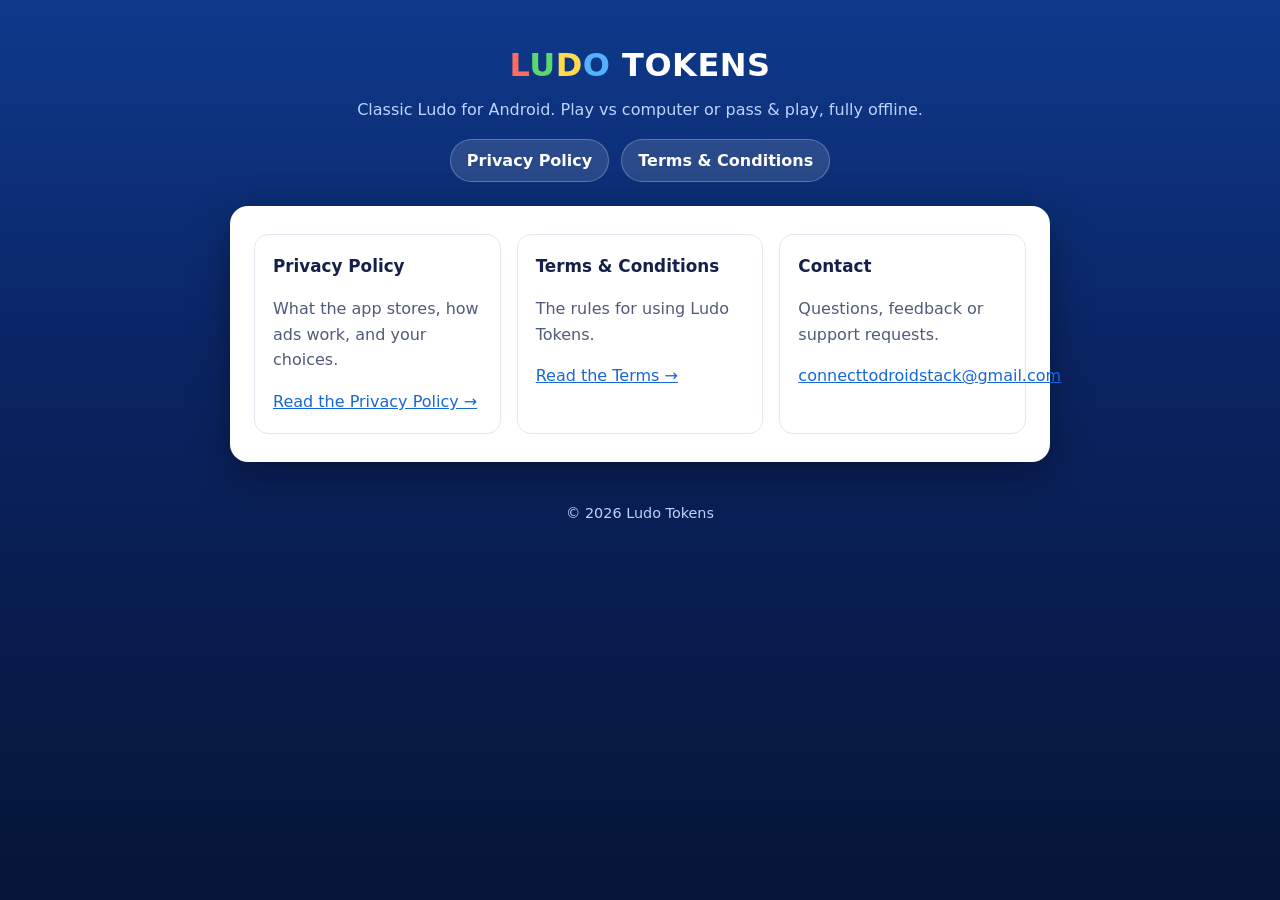
<file: index.html>
<!doctype html>
<html lang="en">
<head>
  <meta charset="utf-8">
  <meta name="viewport" content="width=device-width, initial-scale=1">
  <title>Ludo Tokens</title>
  <meta name="description" content="Ludo Tokens: classic Ludo for Android. Play vs computer or pass and play offline.">
  <link rel="stylesheet" href="style.css">
</head>
<body>
  <header>
    <h1 class="logo"><span>L</span><span>U</span><span>D</span><span>O</span> TOKENS</h1>
    <p>Classic Ludo for Android. Play vs computer or pass &amp; play, fully offline.</p>
    <nav class="links">
      <a href="privacy.html">Privacy Policy</a>
      <a href="terms.html">Terms &amp; Conditions</a>
    </nav>
  </header>
  <main>
    <div class="cards">
      <div class="card">
        <h3>Privacy Policy</h3>
        <p class="muted">What the app stores, how ads work, and your choices.</p>
        <a href="privacy.html">Read the Privacy Policy →</a>
      </div>
      <div class="card">
        <h3>Terms &amp; Conditions</h3>
        <p class="muted">The rules for using Ludo Tokens.</p>
        <a href="terms.html">Read the Terms →</a>
      </div>
      <div class="card">
        <h3>Contact</h3>
        <p class="muted">Questions, feedback or support requests.</p>
        <a href="mailto:connecttodroidstack@gmail.com">connecttodroidstack@gmail.com</a>
      </div>
    </div>
  </main>
  <footer>© 2026 Ludo Tokens</footer>
</body>
</html>
</file>
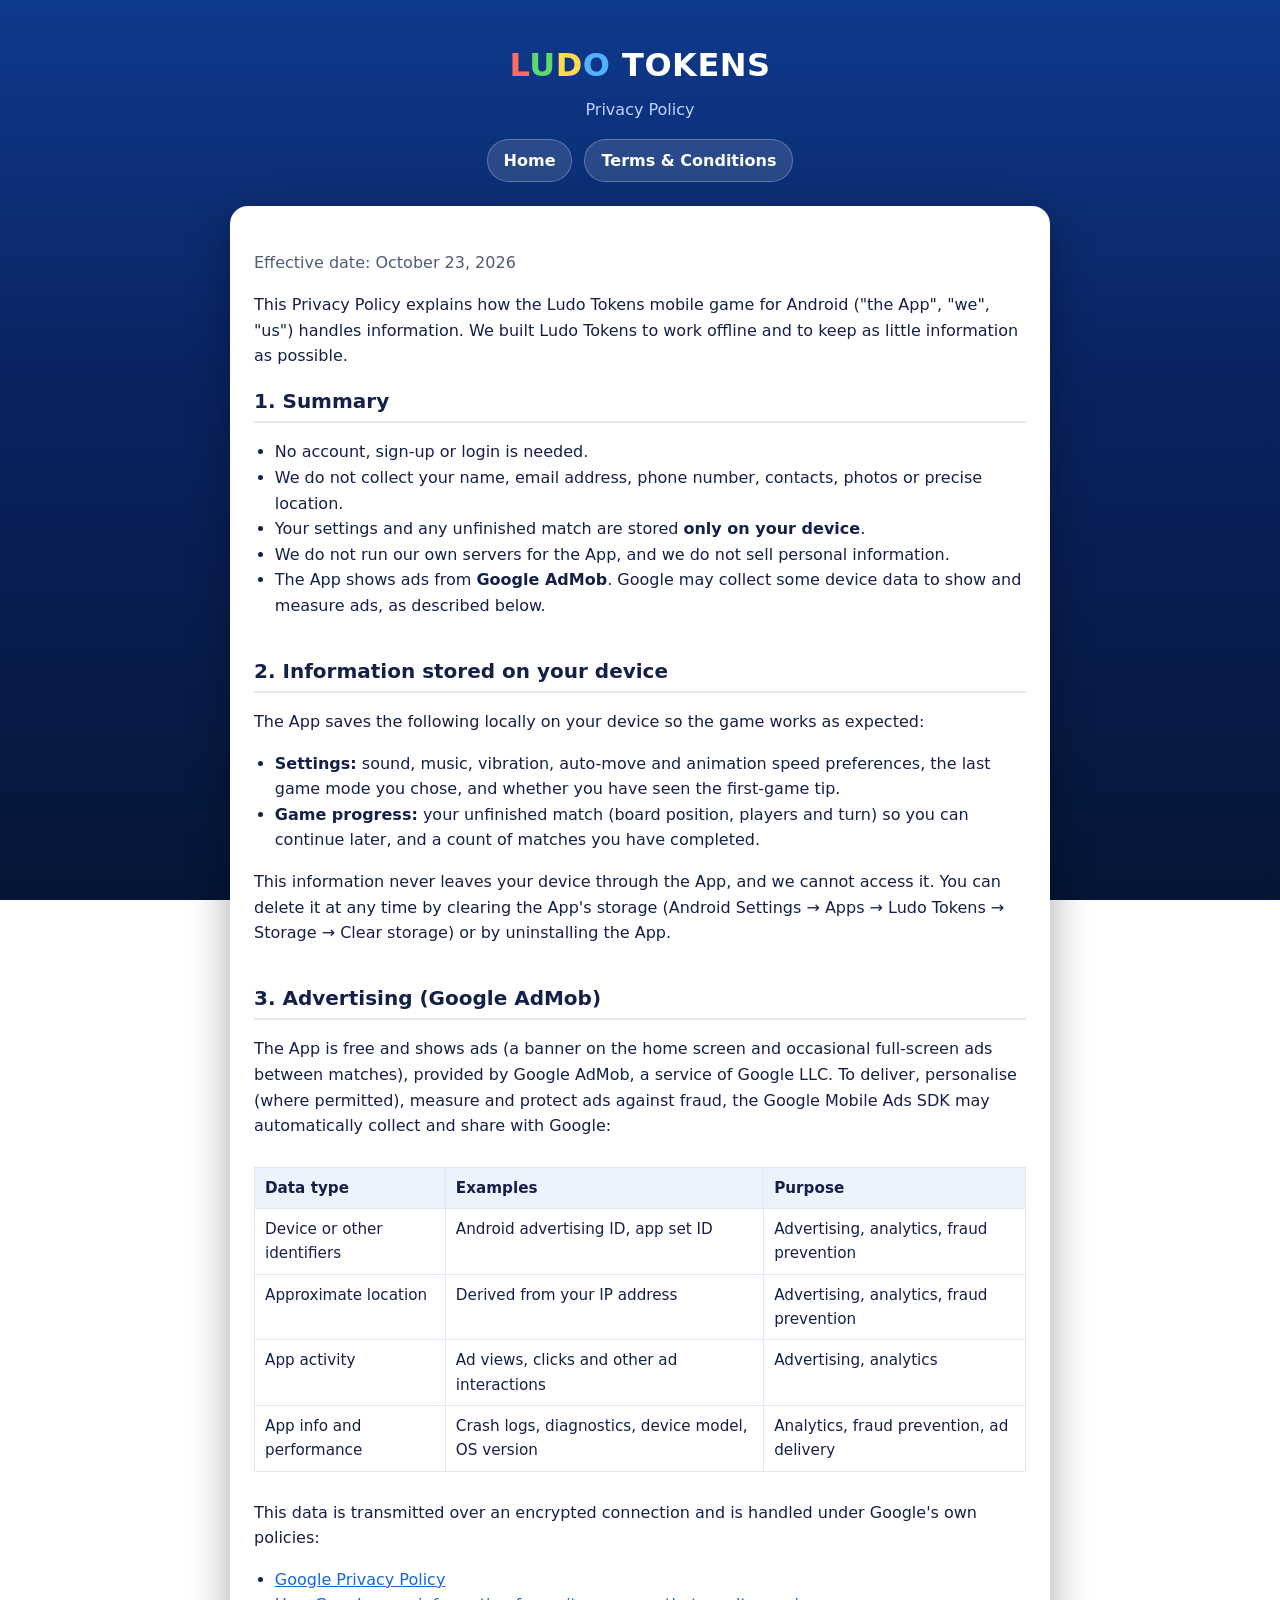
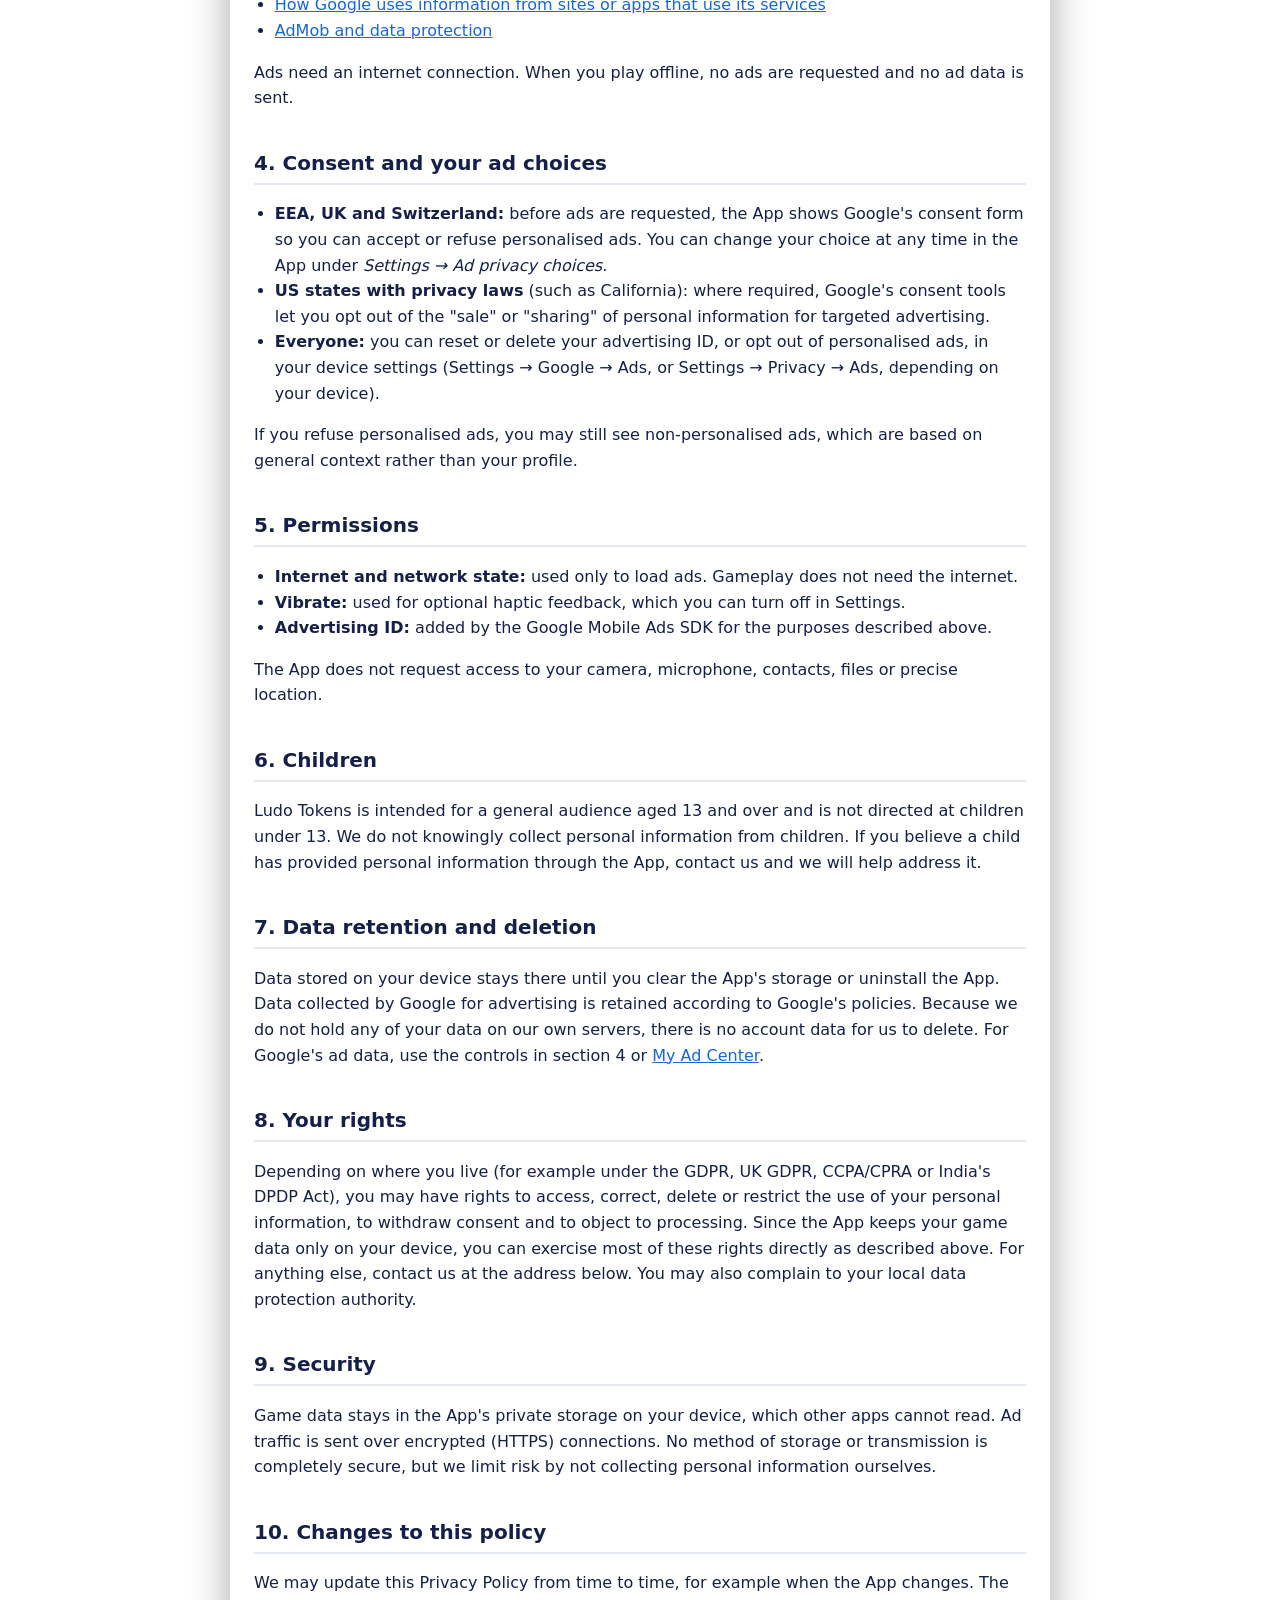
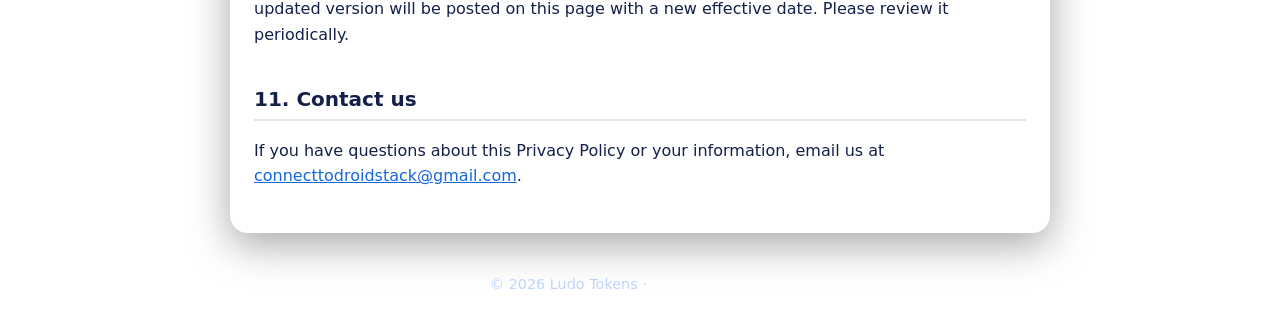
<file: privacy.html>
<!doctype html>
<html lang="en">
<head>
  <meta charset="utf-8">
  <meta name="viewport" content="width=device-width, initial-scale=1">
  <title>Privacy Policy – Ludo Tokens</title>
  <meta name="description" content="Privacy Policy for the Ludo Tokens Android game.">
  <link rel="stylesheet" href="style.css">
</head>
<body>
  <header>
    <h1 class="logo"><span>L</span><span>U</span><span>D</span><span>O</span> TOKENS</h1>
    <p>Privacy Policy</p>
    <nav class="links">
      <a href="index.html">Home</a>
      <a href="terms.html">Terms &amp; Conditions</a>
    </nav>
  </header>
  <main>
    <p class="muted">Effective date: October 23, 2026</p>

    <p>This Privacy Policy explains how the Ludo Tokens mobile game for Android ("the App", "we", "us") handles
      information. We built Ludo Tokens to work offline and to keep as little information as possible.</p>

    <h2>1. Summary</h2>
    <ul>
      <li>No account, sign-up or login is needed.</li>
      <li>We do not collect your name, email address, phone number, contacts, photos or precise location.</li>
      <li>Your settings and any unfinished match are stored <strong>only on your device</strong>.</li>
      <li>We do not run our own servers for the App, and we do not sell personal information.</li>
      <li>The App shows ads from <strong>Google AdMob</strong>. Google may collect some device data to show and measure ads, as described below.</li>
    </ul>

    <h2>2. Information stored on your device</h2>
    <p>The App saves the following locally on your device so the game works as expected:</p>
    <ul>
      <li><strong>Settings:</strong> sound, music, vibration, auto-move and animation speed preferences, the last game mode you chose, and whether you have seen the first-game tip.</li>
      <li><strong>Game progress:</strong> your unfinished match (board position, players and turn) so you can continue later, and a count of matches you have completed.</li>
    </ul>
    <p>This information never leaves your device through the App, and we cannot access it. You can delete it at any
      time by clearing the App's storage (Android Settings → Apps → Ludo Tokens → Storage → Clear storage) or by uninstalling the App.</p>

    <h2>3. Advertising (Google AdMob)</h2>
    <p>The App is free and shows ads (a banner on the home screen and occasional full-screen ads between matches),
      provided by Google AdMob, a service of Google LLC. To deliver, personalise (where permitted), measure and protect ads
      against fraud, the Google Mobile Ads SDK may automatically collect and share with Google:</p>
    <div class="table-wrap">
      <table>
        <tr><th>Data type</th><th>Examples</th><th>Purpose</th></tr>
        <tr><td>Device or other identifiers</td><td>Android advertising ID, app set ID</td><td>Advertising, analytics, fraud prevention</td></tr>
        <tr><td>Approximate location</td><td>Derived from your IP address</td><td>Advertising, analytics, fraud prevention</td></tr>
        <tr><td>App activity</td><td>Ad views, clicks and other ad interactions</td><td>Advertising, analytics</td></tr>
        <tr><td>App info and performance</td><td>Crash logs, diagnostics, device model, OS version</td><td>Analytics, fraud prevention, ad delivery</td></tr>
      </table>
    </div>
    <p>This data is transmitted over an encrypted connection and is handled under Google's own policies:</p>
    <ul>
      <li><a href="https://policies.google.com/privacy" target="_blank" rel="noopener">Google Privacy Policy</a></li>
      <li><a href="https://policies.google.com/technologies/partner-sites" target="_blank" rel="noopener">How Google uses information from sites or apps that use its services</a></li>
      <li><a href="https://support.google.com/admob/answer/6128543" target="_blank" rel="noopener">AdMob and data protection</a></li>
    </ul>
    <p>Ads need an internet connection. When you play offline, no ads are requested and no ad data is sent.</p>

    <h2>4. Consent and your ad choices</h2>
    <ul>
      <li><strong>EEA, UK and Switzerland:</strong> before ads are requested, the App shows Google's consent form so you can accept or refuse personalised ads. You can change your choice at any time in the App under <em>Settings → Ad privacy choices</em>.</li>
      <li><strong>US states with privacy laws</strong> (such as California): where required, Google's consent tools let you opt out of the "sale" or "sharing" of personal information for targeted advertising.</li>
      <li><strong>Everyone:</strong> you can reset or delete your advertising ID, or opt out of personalised ads, in your device settings (Settings → Google → Ads, or Settings → Privacy → Ads, depending on your device).</li>
    </ul>
    <p>If you refuse personalised ads, you may still see non-personalised ads, which are based on general context rather than your profile.</p>

    <h2>5. Permissions</h2>
    <ul>
      <li><strong>Internet and network state:</strong> used only to load ads. Gameplay does not need the internet.</li>
      <li><strong>Vibrate:</strong> used for optional haptic feedback, which you can turn off in Settings.</li>
      <li><strong>Advertising ID:</strong> added by the Google Mobile Ads SDK for the purposes described above.</li>
    </ul>
    <p>The App does not request access to your camera, microphone, contacts, files or precise location.</p>

    <h2>6. Children</h2>
    <p>Ludo Tokens is intended for a general audience aged 13 and over and is not directed at children under 13.
      We do not knowingly collect personal information from children. If you believe a child has provided personal
      information through the App, contact us and we will help address it.</p>

    <h2>7. Data retention and deletion</h2>
    <p>Data stored on your device stays there until you clear the App's storage or uninstall the App. Data collected by
      Google for advertising is retained according to Google's policies. Because we do not hold any of your data on our
      own servers, there is no account data for us to delete. For Google's ad data, use the controls in section 4 or
      <a href="https://myadcenter.google.com/" target="_blank" rel="noopener">My Ad Center</a>.</p>

    <h2>8. Your rights</h2>
    <p>Depending on where you live (for example under the GDPR, UK GDPR, CCPA/CPRA or India's DPDP Act), you may have
      rights to access, correct, delete or restrict the use of your personal information, to withdraw consent and to
      object to processing. Since the App keeps your game data only on your device, you can exercise most of these rights
      directly as described above. For anything else, contact us at the address below. You may also complain to your
      local data protection authority.</p>

    <h2>9. Security</h2>
    <p>Game data stays in the App's private storage on your device, which other apps cannot read. Ad traffic is sent over
      encrypted (HTTPS) connections. No method of storage or transmission is completely secure, but we limit risk by not
      collecting personal information ourselves.</p>

    <h2>10. Changes to this policy</h2>
    <p>We may update this Privacy Policy from time to time, for example when the App changes. The updated version will be
      posted on this page with a new effective date. Please review it periodically.</p>

    <h2>11. Contact us</h2>
    <p>If you have questions about this Privacy Policy or your information, email us at
      <a href="mailto:connecttodroidstack@gmail.com">connecttodroidstack@gmail.com</a>.</p>
  </main>
  <footer>© 2026 Ludo Tokens · <a href="terms.html">Terms &amp; Conditions</a></footer>
</body>
</html>
</file>
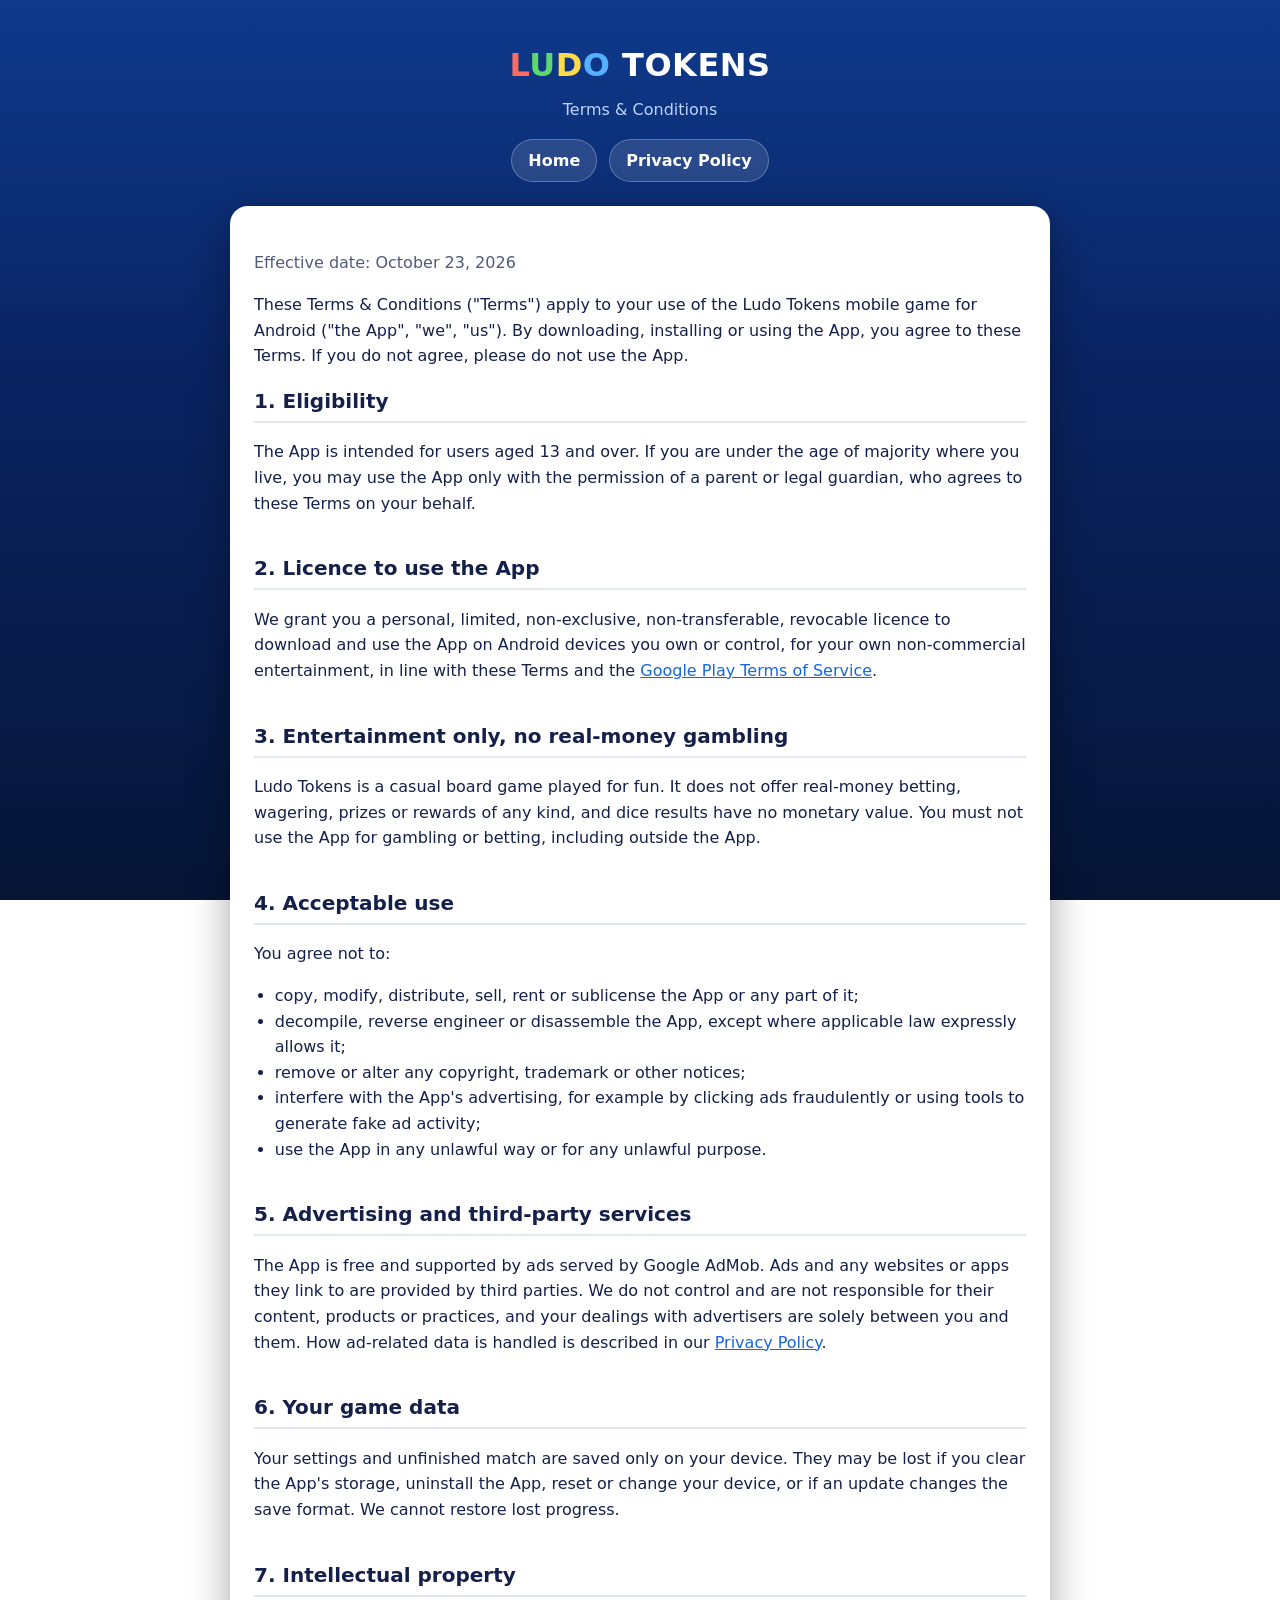
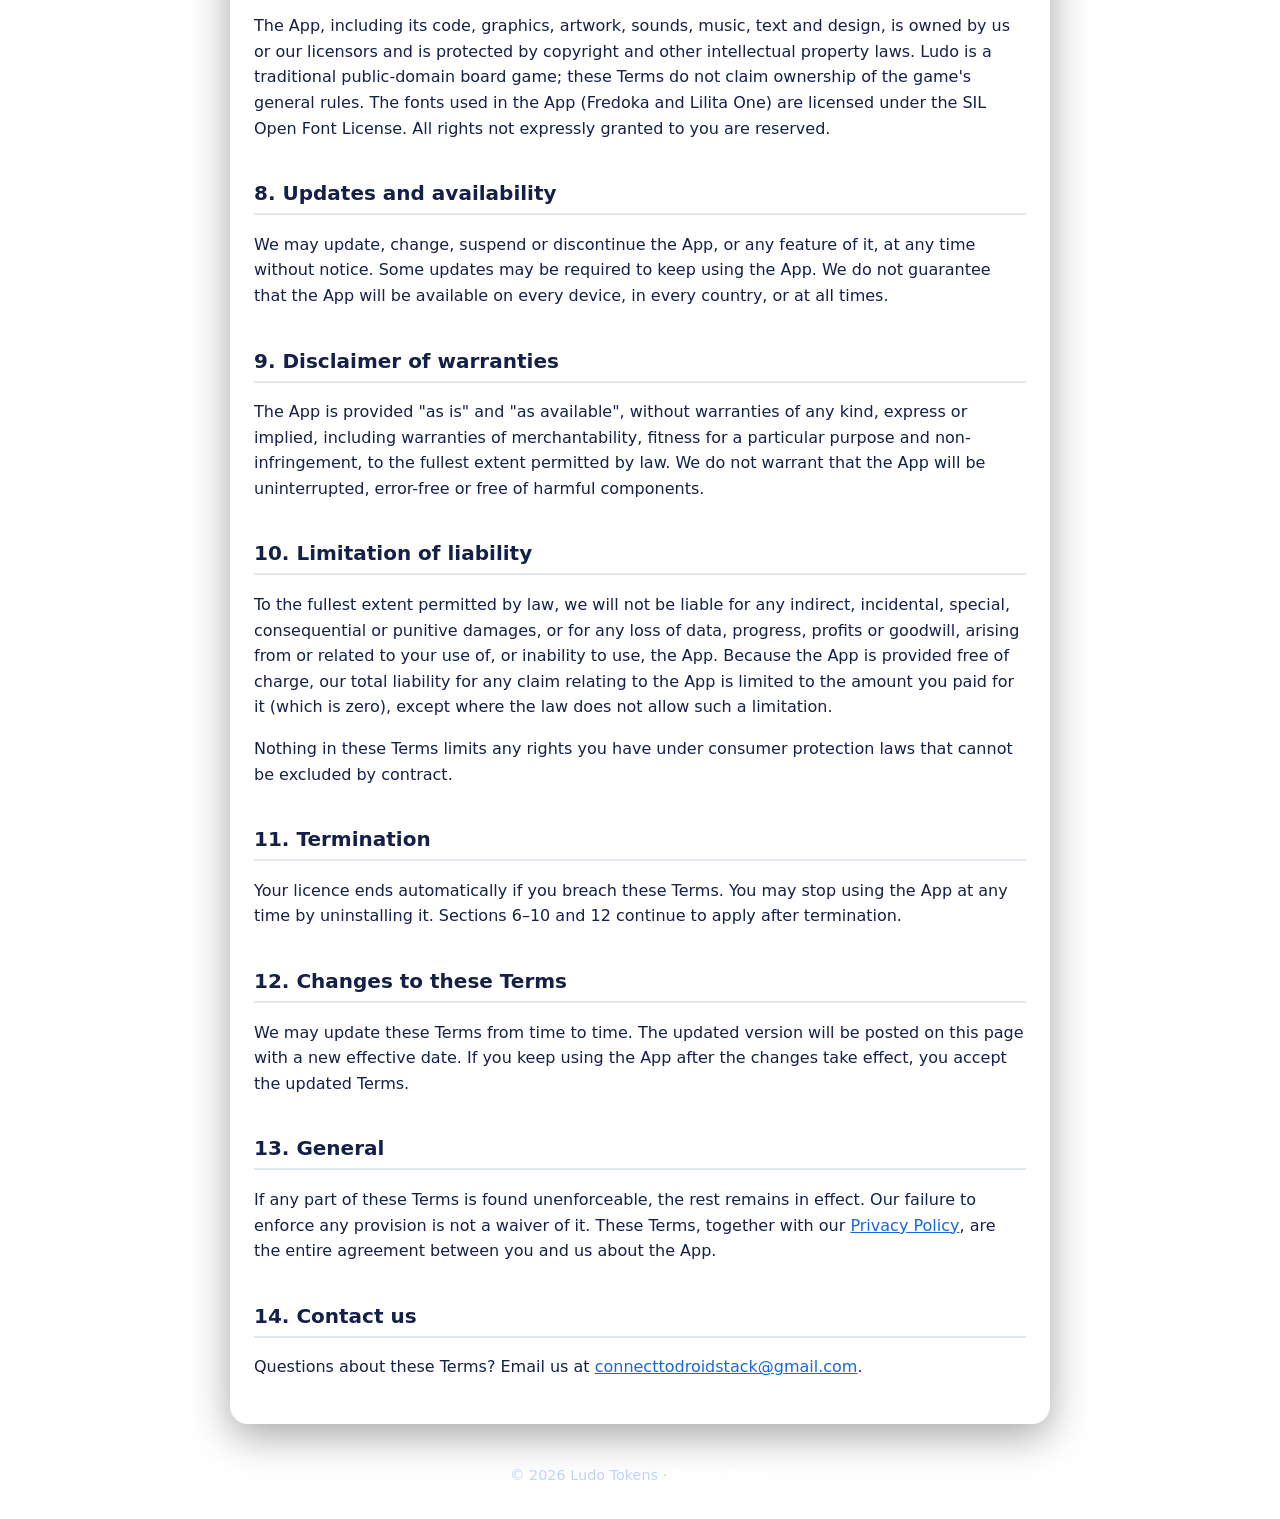
<file: terms.html>
<!doctype html>
<html lang="en">
<head>
  <meta charset="utf-8">
  <meta name="viewport" content="width=device-width, initial-scale=1">
  <title>Terms &amp; Conditions – Ludo Tokens</title>
  <meta name="description" content="Terms and Conditions for the Ludo Tokens Android game.">
  <link rel="stylesheet" href="style.css">
</head>
<body>
  <header>
    <h1 class="logo"><span>L</span><span>U</span><span>D</span><span>O</span> TOKENS</h1>
    <p>Terms &amp; Conditions</p>
    <nav class="links">
      <a href="index.html">Home</a>
      <a href="privacy.html">Privacy Policy</a>
    </nav>
  </header>
  <main>
    <p class="muted">Effective date: October 23, 2026</p>

    <p>These Terms &amp; Conditions ("Terms") apply to your use of the Ludo Tokens mobile game for Android
      ("the App", "we", "us"). By downloading, installing or using the App, you agree to these Terms. If you do not
      agree, please do not use the App.</p>

    <h2>1. Eligibility</h2>
    <p>The App is intended for users aged 13 and over. If you are under the age of majority where you live, you may use
      the App only with the permission of a parent or legal guardian, who agrees to these Terms on your behalf.</p>

    <h2>2. Licence to use the App</h2>
    <p>We grant you a personal, limited, non-exclusive, non-transferable, revocable licence to download and use the App
      on Android devices you own or control, for your own non-commercial entertainment, in line with these Terms and the
      <a href="https://play.google.com/about/play-terms/" target="_blank" rel="noopener">Google Play Terms of Service</a>.</p>

    <h2>3. Entertainment only, no real-money gambling</h2>
    <p>Ludo Tokens is a casual board game played for fun. It does not offer real-money betting, wagering, prizes or
      rewards of any kind, and dice results have no monetary value. You must not use the App for gambling or betting,
      including outside the App.</p>

    <h2>4. Acceptable use</h2>
    <p>You agree not to:</p>
    <ul>
      <li>copy, modify, distribute, sell, rent or sublicense the App or any part of it;</li>
      <li>decompile, reverse engineer or disassemble the App, except where applicable law expressly allows it;</li>
      <li>remove or alter any copyright, trademark or other notices;</li>
      <li>interfere with the App's advertising, for example by clicking ads fraudulently or using tools to generate fake ad activity;</li>
      <li>use the App in any unlawful way or for any unlawful purpose.</li>
    </ul>

    <h2>5. Advertising and third-party services</h2>
    <p>The App is free and supported by ads served by Google AdMob. Ads and any websites or apps they link to are
      provided by third parties. We do not control and are not responsible for their content, products or practices,
      and your dealings with advertisers are solely between you and them. How ad-related data is handled is described in our
      <a href="privacy.html">Privacy Policy</a>.</p>

    <h2>6. Your game data</h2>
    <p>Your settings and unfinished match are saved only on your device. They may be lost if you clear the App's storage,
      uninstall the App, reset or change your device, or if an update changes the save format. We cannot restore lost
      progress.</p>

    <h2>7. Intellectual property</h2>
    <p>The App, including its code, graphics, artwork, sounds, music, text and design, is owned by us or our licensors and
      is protected by copyright and other intellectual property laws. Ludo is a traditional public-domain board game; these
      Terms do not claim ownership of the game's general rules. The fonts used in the App (Fredoka and Lilita One) are
      licensed under the SIL Open Font License. All rights not expressly granted to you are reserved.</p>

    <h2>8. Updates and availability</h2>
    <p>We may update, change, suspend or discontinue the App, or any feature of it, at any time without notice. Some
      updates may be required to keep using the App. We do not guarantee that the App will be available on every device,
      in every country, or at all times.</p>

    <h2>9. Disclaimer of warranties</h2>
    <p>The App is provided "as is" and "as available", without warranties of any kind, express or implied, including
      warranties of merchantability, fitness for a particular purpose and non-infringement, to the fullest extent permitted
      by law. We do not warrant that the App will be uninterrupted, error-free or free of harmful components.</p>

    <h2>10. Limitation of liability</h2>
    <p>To the fullest extent permitted by law, we will not be liable for any indirect, incidental, special, consequential or
      punitive damages, or for any loss of data, progress, profits or goodwill, arising from or related to your use of, or
      inability to use, the App. Because the App is provided free of charge, our total liability for any claim relating to
      the App is limited to the amount you paid for it (which is zero), except where the law does not allow such a
      limitation.</p>
    <p>Nothing in these Terms limits any rights you have under consumer protection laws that cannot be excluded by contract.</p>

    <h2>11. Termination</h2>
    <p>Your licence ends automatically if you breach these Terms. You may stop using the App at any time by uninstalling it.
      Sections 6–10 and 12 continue to apply after termination.</p>

    <h2>12. Changes to these Terms</h2>
    <p>We may update these Terms from time to time. The updated version will be posted on this page with a new effective
      date. If you keep using the App after the changes take effect, you accept the updated Terms.</p>

    <h2>13. General</h2>
    <p>If any part of these Terms is found unenforceable, the rest remains in effect. Our failure to enforce any provision
      is not a waiver of it. These Terms, together with our <a href="privacy.html">Privacy Policy</a>, are the entire
      agreement between you and us about the App.</p>

    <h2>14. Contact us</h2>
    <p>Questions about these Terms? Email us at
      <a href="mailto:connecttodroidstack@gmail.com">connecttodroidstack@gmail.com</a>.</p>
  </main>
  <footer>© 2026 Ludo Tokens · <a href="privacy.html">Privacy Policy</a></footer>
</body>
</html>
</file>
<file: style.css>
:root {
  --bg: #0a2463;
  --bg-deep: #061536;
  --card: #ffffff;
  --text: #14204a;
  --muted: #4f5b7a;
  --accent: #1667db;
  --line: #e2e7f1;
}
@media (prefers-color-scheme: dark) {
  :root {
    --card: #0f1e45;
    --text: #e8edf8;
    --muted: #aab6d3;
    --accent: #6fb6ff;
    --line: #22335f;
  }
}
* { box-sizing: border-box; }
body {
  margin: 0;
  font-family: system-ui, -apple-system, "Segoe UI", Roboto, sans-serif;
  line-height: 1.6;
  color: var(--text);
  background: linear-gradient(180deg, #0e3a8c, var(--bg) 40%, var(--bg-deep)) fixed;
  min-height: 100vh;
}
header {
  text-align: center;
  padding: 40px 16px 24px;
  color: #fff;
}
header h1 { margin: 0; font-size: 2rem; letter-spacing: 0.5px; }
header p { margin: 6px 0 0; color: #bfd3ff; }
.logo { font-weight: 800; }
.logo span:nth-child(1) { color: #ff6b5e; }
.logo span:nth-child(2) { color: #5cd86e; }
.logo span:nth-child(3) { color: #ffda4a; }
.logo span:nth-child(4) { color: #55b0ff; }
main {
  max-width: 820px;
  margin: 0 auto 40px;
  padding: 28px 24px;
  background: var(--card);
  border-radius: 18px;
  box-shadow: 0 12px 40px rgba(0, 0, 0, 0.35);
}
@media (max-width: 860px) { main { margin: 0 16px 32px; padding: 22px 18px; } }
h2 { margin-top: 1.8em; font-size: 1.25rem; border-bottom: 2px solid var(--line); padding-bottom: 4px; }
h2:first-of-type { margin-top: 0.4em; }
h3 { font-size: 1.05rem; margin-bottom: 0.2em; }
p, li { color: var(--text); }
.muted { color: var(--muted); }
a { color: var(--accent); }
ul { padding-left: 1.3em; }
table { width: 100%; border-collapse: collapse; margin: 12px 0; font-size: 0.95rem; }
th, td { text-align: left; padding: 8px 10px; border: 1px solid var(--line); vertical-align: top; }
th { background: rgba(22, 103, 219, 0.08); }
.table-wrap { overflow-x: auto; }
nav.links { display: flex; flex-wrap: wrap; gap: 12px; justify-content: center; margin-top: 16px; }
nav.links a {
  color: #fff; text-decoration: none; font-weight: 600;
  background: rgba(255, 255, 255, 0.12); border: 1px solid rgba(255, 255, 255, 0.25);
  padding: 8px 16px; border-radius: 999px;
}
nav.links a:hover { background: rgba(255, 255, 255, 0.22); }
footer { text-align: center; color: #bfd3ff; font-size: 0.9rem; padding: 0 16px 32px; }
footer a { color: #fff; }
.cards { display: grid; grid-template-columns: repeat(auto-fit, minmax(220px, 1fr)); gap: 16px; }
.card { border: 1px solid var(--line); border-radius: 14px; padding: 18px; }
.card h3 { margin-top: 0; }
</file>
